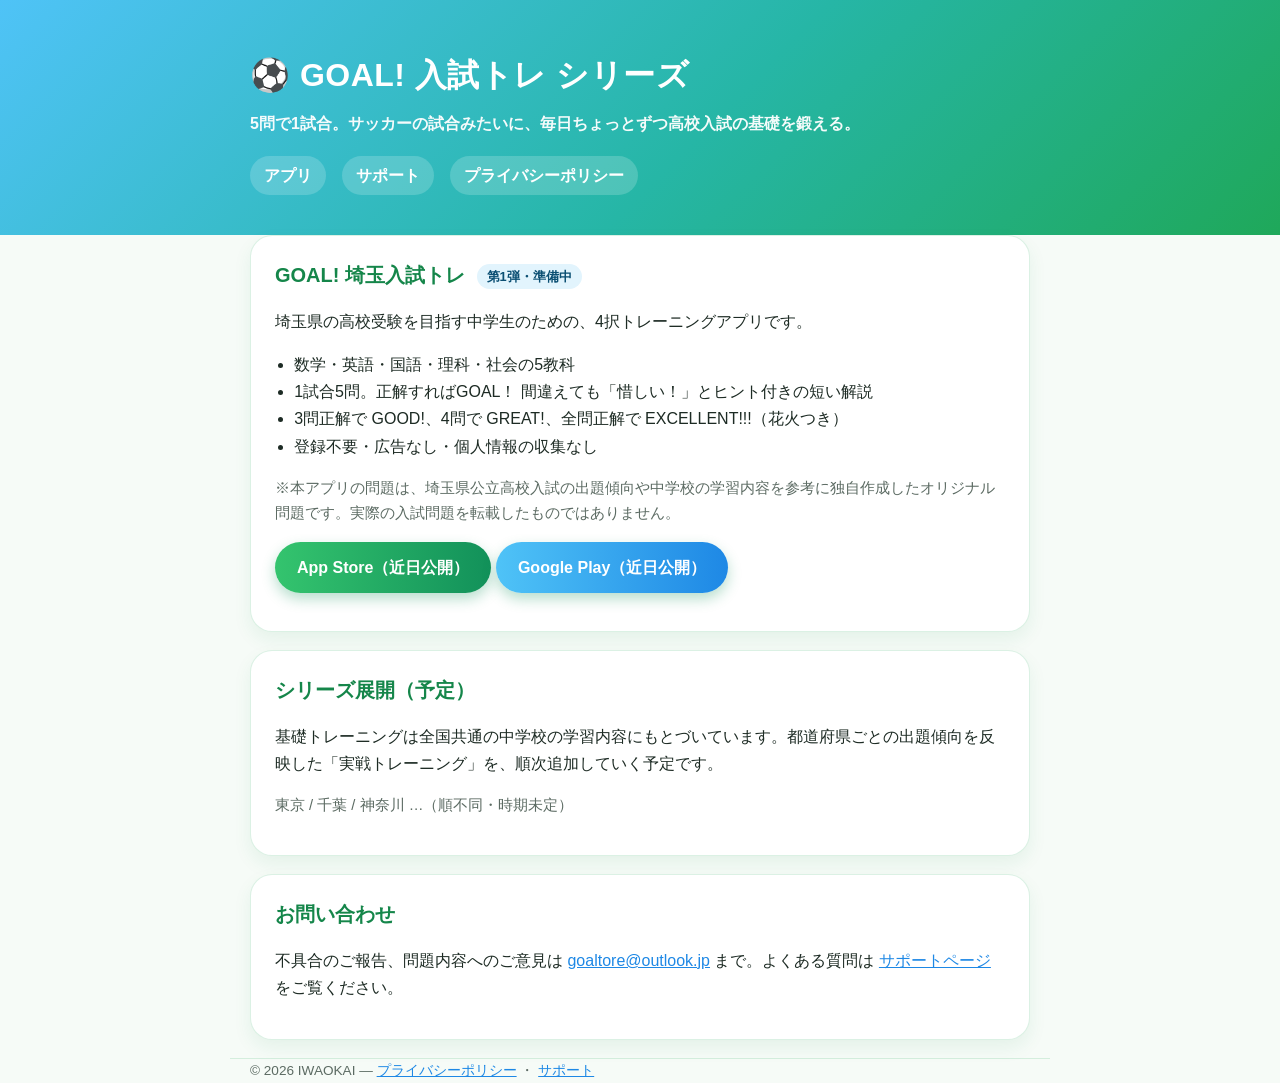
<file: index.html>
<!DOCTYPE html>
<html lang="ja">
<head>
<meta charset="utf-8">
<meta name="viewport" content="width=device-width, initial-scale=1">
<title>GOAL! 入試トレ シリーズ — 5問で1試合の高校入試トレーニング</title>
<meta name="description" content="5問を1試合として遊ぶ、サッカーゲーム感覚の高校入試4択トレーニングアプリ。第1弾は「GOAL! 埼玉入試トレ」。">
<link rel="stylesheet" href="style.css">
</head>
<body>
<header class="hero">
  <div class="wrap">
    <h1>⚽ GOAL! 入試トレ シリーズ</h1>
    <p>5問で1試合。サッカーの試合みたいに、毎日ちょっとずつ高校入試の基礎を鍛える。</p>
    <nav>
      <a href="#apps">アプリ</a>
      <a href="support.html">サポート</a>
      <a href="privacy.html">プライバシーポリシー</a>
    </nav>
  </div>
</header>

<main class="wrap">
  <section class="card" id="apps">
    <h2>GOAL! 埼玉入試トレ <span class="tag">第1弾・準備中</span></h2>
    <p>埼玉県の高校受験を目指す中学生のための、4択トレーニングアプリです。</p>
    <ul>
      <li>数学・英語・国語・理科・社会の5教科</li>
      <li>1試合5問。正解すればGOAL！ 間違えても「惜しい！」とヒント付きの短い解説</li>
      <li>3問正解で GOOD!、4問で GREAT!、全問正解で EXCELLENT!!!（花火つき）</li>
      <li>登録不要・広告なし・個人情報の収集なし</li>
    </ul>
    <p class="muted">※本アプリの問題は、埼玉県公立高校入試の出題傾向や中学校の学習内容を参考に独自作成したオリジナル問題です。実際の入試問題を転載したものではありません。</p>
    <p>
      <a class="btn" href="#" aria-disabled="true">App Store（近日公開）</a>
      <a class="btn sky" href="#" aria-disabled="true">Google Play（近日公開）</a>
    </p>
  </section>

  <section class="card">
    <h2>シリーズ展開（予定）</h2>
    <p>基礎トレーニングは全国共通の中学校の学習内容にもとづいています。都道府県ごとの出題傾向を反映した「実戦トレーニング」を、順次追加していく予定です。</p>
    <p class="muted">東京 / 千葉 / 神奈川 …（順不同・時期未定）</p>
  </section>

  <section class="card">
    <h2>お問い合わせ</h2>
    <p>不具合のご報告、問題内容へのご意見は <a href="mailto:goaltore@outlook.jp">goaltore@outlook.jp</a> まで。よくある質問は <a href="support.html">サポートページ</a> をご覧ください。</p>
  </section>
</main>

<footer class="wrap">
  © 2026 IWAOKAI — <a href="privacy.html">プライバシーポリシー</a> ・ <a href="support.html">サポート</a>
</footer>
</body>
</html>
</file>
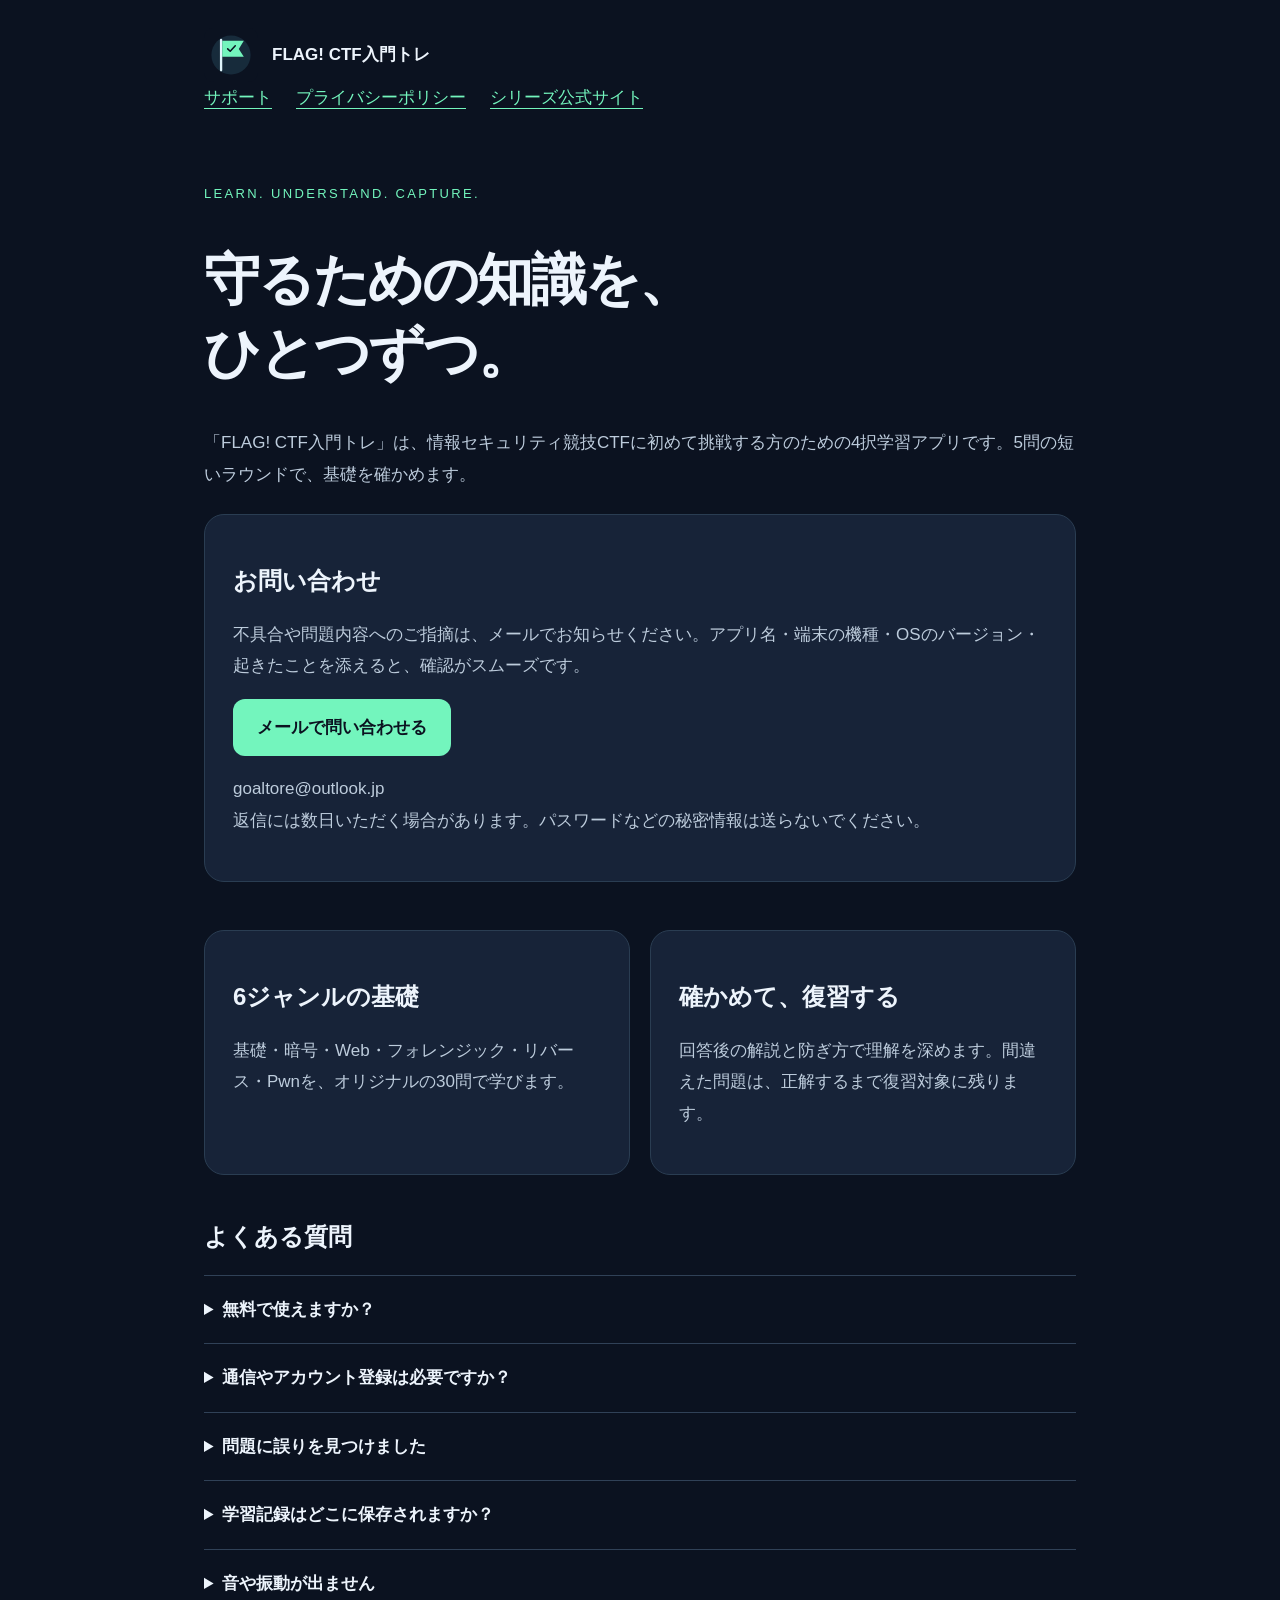
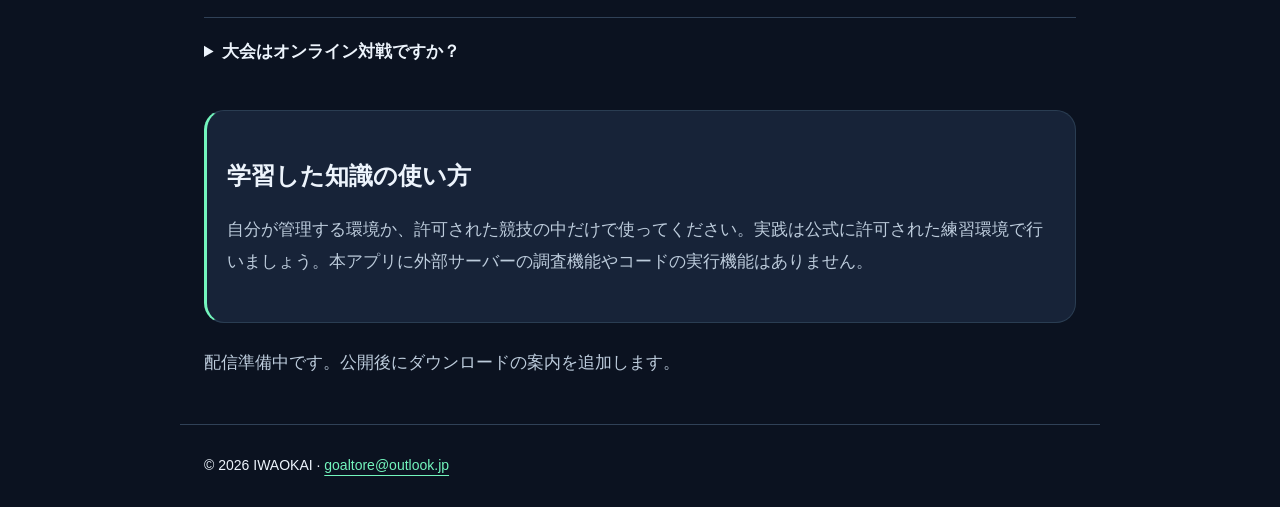
<file: ctf/index.html>
<!doctype html><html lang="ja"><head><meta charset="utf-8"><meta name="viewport" content="width=device-width,initial-scale=1"><meta name="description" content="FLAG! CTF入門トレの公式サポート。使い方、問い合わせ、プライバシーポリシーをご案内します。"><title>公式サポート | FLAG! CTF入門トレ</title><style>:root{color-scheme:dark;--bg:#0b1220;--card:#172338;--text:#edf4fc;--muted:#bdccdc;--accent:#73f5bd}*{box-sizing:border-box}body{margin:0;background:var(--bg);color:var(--text);font:17px/1.85 -apple-system,BlinkMacSystemFont,"Hiragino Sans",sans-serif}main,header,footer{max-width:920px;margin:auto;padding:28px 24px}nav{display:flex;gap:24px;flex-wrap:wrap}a{color:var(--accent);text-underline-offset:5px}h1{font-size:clamp(32px,6vw,56px);line-height:1.3;letter-spacing:-.04em}h2{font-size:24px;line-height:1.5}p{color:var(--muted)}.eyebrow{color:var(--accent);font-size:13px;letter-spacing:.18em}.card{background:var(--card);border:1px solid #2a3d52;border-radius:20px;padding:28px;margin:24px 0}.button{display:inline-block;background:var(--accent);color:var(--bg);border-radius:12px;padding:13px 24px;text-decoration:none;font-weight:700}.grid{display:grid;grid-template-columns:repeat(auto-fit,minmax(230px,1fr));gap:20px}details{border-top:1px solid #304157;padding:18px 0}summary{cursor:pointer;font-weight:600}footer{font-size:14px;border-top:1px solid #304157}.brand{display:flex;align-items:center;gap:14px;font-weight:700}.mark{width:54px;height:54px}.notice{border-left:3px solid var(--accent);padding-left:20px}a:focus-visible,summary:focus-visible{outline:3px solid var(--accent);outline-offset:6px}</style></head><body><header><div class="brand"><svg class="mark" viewBox="0 0 1024 1024" role="img" aria-label="旗のアイコン"><rect width="1024" height="1024" rx="180" fill="#0b1220"/><circle cx="512" cy="512" r="372" fill="#172b3b"/><path d="M324 802V228" stroke="#e0f5fc" stroke-width="44" stroke-linecap="round"/><path d="M346 244H755L660 397L755 546H346Z" fill="#73f5bd"/><path d="M449 395L497 442L593 337" fill="none" stroke="#0b1220" stroke-width="29" stroke-linecap="round" stroke-linejoin="round"/></svg><span>FLAG! CTF入門トレ</span></div><nav aria-label="サイト内メニュー"><a href="./">サポート</a><a href="privacy.html">プライバシーポリシー</a><a href="../">シリーズ公式サイト</a></nav></header><main><p class="eyebrow">LEARN. UNDERSTAND. CAPTURE.</p><h1>守るための知識を、<br>ひとつずつ。</h1><p>「FLAG! CTF入門トレ」は、情報セキュリティ競技CTFに初めて挑戦する方のための4択学習アプリです。5問の短いラウンドで、基礎を確かめます。</p><section class="card"><h2>お問い合わせ</h2><p>不具合や問題内容へのご指摘は、メールでお知らせください。アプリ名・端末の機種・OSのバージョン・起きたことを添えると、確認がスムーズです。</p><a class="button" href="mailto:goaltore@outlook.jp?subject=FLAG%21%20CTF%E5%85%A5%E9%96%80%E3%83%88%E3%83%AC%20%E3%81%8A%E5%95%8F%E3%81%84%E5%90%88%E3%82%8F%E3%81%9B">メールで問い合わせる</a><p>goaltore@outlook.jp<br>返信には数日いただく場合があります。パスワードなどの秘密情報は送らないでください。</p></section><div class="grid"><section class="card"><h2>6ジャンルの基礎</h2><p>基礎・暗号・Web・フォレンジック・リバース・Pwnを、オリジナルの30問で学びます。</p></section><section class="card"><h2>確かめて、復習する</h2><p>回答後の解説と防ぎ方で理解を深めます。間違えた問題は、正解するまで復習対象に残ります。</p></section></div><section><h2>よくある質問</h2><details><summary>無料で使えますか？</summary><p>現在の基礎30問はすべて無料です。アプリ内の購入機能や広告はありません。</p></details><details><summary>通信やアカウント登録は必要ですか？</summary><p>学習はオフラインで利用できます。アカウント登録は不要です。メールの送信や、このサポートページの閲覧には別途通信を使います。</p></details><details><summary>問題に誤りを見つけました</summary><p>解説欄の「報告用に問題IDをコピー」から問題IDをコピーし、気づいた点と一緒にメールでお知らせください。コピーだけでは送信されません。</p></details><details><summary>学習記録はどこに保存されますか？</summary><p>この端末内に保存されます。アプリを削除すると端末内の記録も削除されます。OSのバックアップ設定によっては復元される場合があります。</p></details><details><summary>音や振動が出ません</summary><p>アプリの設定で効果音・振動を確認してください。端末のマナーモードや触覚設定も影響します。</p></details><details><summary>大会はオンライン対戦ですか？</summary><p>大会モードはアプリ内で進む学習モードです。他の利用者とのオンライン対戦ではありません。</p></details></section><section class="card notice"><h2>学習した知識の使い方</h2><p>自分が管理する環境か、許可された競技の中だけで使ってください。実践は公式に許可された練習環境で行いましょう。本アプリに外部サーバーの調査機能やコードの実行機能はありません。</p></section><p>配信準備中です。公開後にダウンロードの案内を追加します。</p></main><footer>© 2026 IWAOKAI · <a href="mailto:goaltore@outlook.jp">goaltore@outlook.jp</a></footer></body></html>
</file>
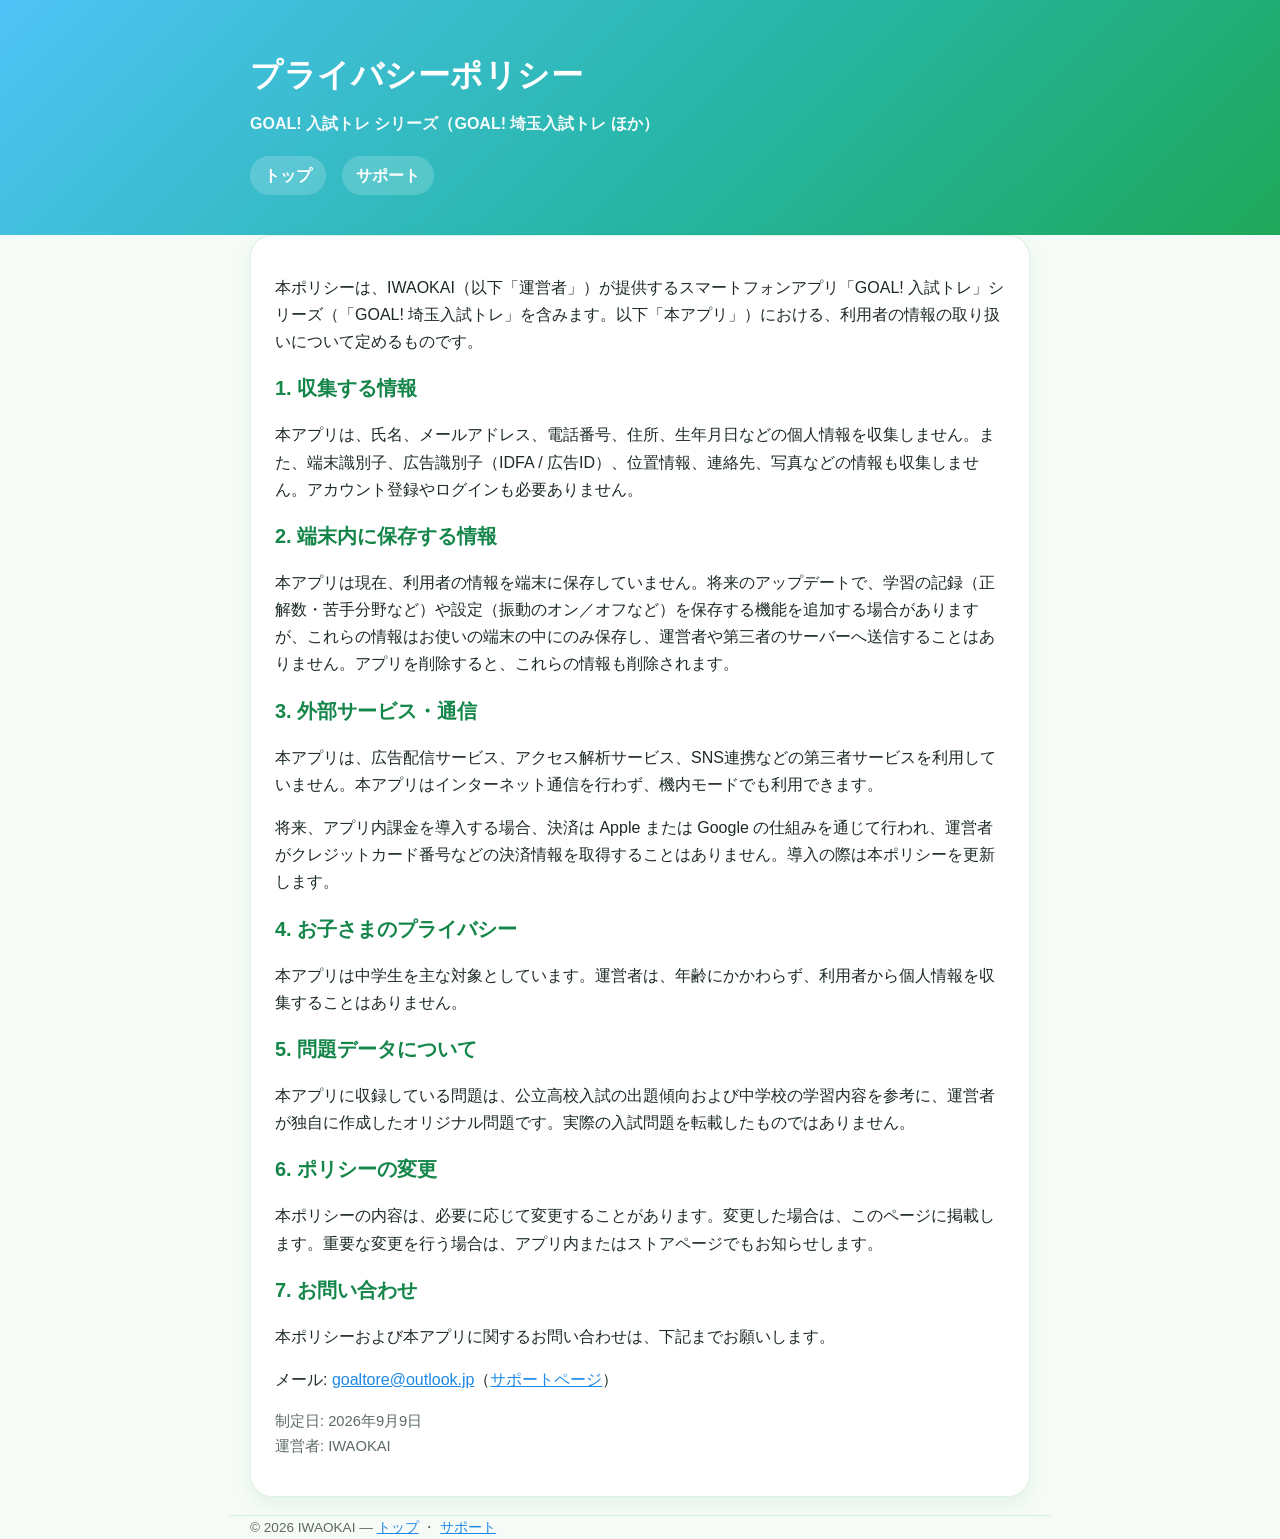
<file: privacy.html>
<!DOCTYPE html>
<html lang="ja">
<head>
<meta charset="utf-8">
<meta name="viewport" content="width=device-width, initial-scale=1">
<title>プライバシーポリシー — GOAL! 入試トレ シリーズ</title>
<link rel="stylesheet" href="style.css">
</head>
<body>
<header class="hero">
  <div class="wrap">
    <h1>プライバシーポリシー</h1>
    <p>GOAL! 入試トレ シリーズ（GOAL! 埼玉入試トレ ほか）</p>
    <nav>
      <a href="index.html">トップ</a>
      <a href="support.html">サポート</a>
    </nav>
  </div>
</header>

<main class="wrap">
  <section class="card">
    <p>本ポリシーは、IWAOKAI（以下「運営者」）が提供するスマートフォンアプリ「GOAL! 入試トレ」シリーズ（「GOAL! 埼玉入試トレ」を含みます。以下「本アプリ」）における、利用者の情報の取り扱いについて定めるものです。</p>

    <h2>1. 収集する情報</h2>
    <p>本アプリは、氏名、メールアドレス、電話番号、住所、生年月日などの個人情報を収集しません。また、端末識別子、広告識別子（IDFA / 広告ID）、位置情報、連絡先、写真などの情報も収集しません。アカウント登録やログインも必要ありません。</p>

    <h2>2. 端末内に保存する情報</h2>
    <p>本アプリは現在、利用者の情報を端末に保存していません。将来のアップデートで、学習の記録（正解数・苦手分野など）や設定（振動のオン／オフなど）を保存する機能を追加する場合がありますが、これらの情報はお使いの端末の中にのみ保存し、運営者や第三者のサーバーへ送信することはありません。アプリを削除すると、これらの情報も削除されます。</p>

    <h2>3. 外部サービス・通信</h2>
    <p>本アプリは、広告配信サービス、アクセス解析サービス、SNS連携などの第三者サービスを利用していません。本アプリはインターネット通信を行わず、機内モードでも利用できます。</p>
    <p>将来、アプリ内課金を導入する場合、決済は Apple または Google の仕組みを通じて行われ、運営者がクレジットカード番号などの決済情報を取得することはありません。導入の際は本ポリシーを更新します。</p>

    <h2>4. お子さまのプライバシー</h2>
    <p>本アプリは中学生を主な対象としています。運営者は、年齢にかかわらず、利用者から個人情報を収集することはありません。</p>

    <h2>5. 問題データについて</h2>
    <p>本アプリに収録している問題は、公立高校入試の出題傾向および中学校の学習内容を参考に、運営者が独自に作成したオリジナル問題です。実際の入試問題を転載したものではありません。</p>

    <h2>6. ポリシーの変更</h2>
    <p>本ポリシーの内容は、必要に応じて変更することがあります。変更した場合は、このページに掲載します。重要な変更を行う場合は、アプリ内またはストアページでもお知らせします。</p>

    <h2>7. お問い合わせ</h2>
    <p>本ポリシーおよび本アプリに関するお問い合わせは、下記までお願いします。</p>
    <p>メール: <a href="mailto:goaltore@outlook.jp">goaltore@outlook.jp</a>（<a href="support.html">サポートページ</a>）</p>

    <p class="muted">制定日: 2026年9月9日<br>運営者: IWAOKAI</p>
  </section>
</main>

<footer class="wrap">
  © 2026 IWAOKAI — <a href="index.html">トップ</a> ・ <a href="support.html">サポート</a>
</footer>
</body>
</html>
</file>
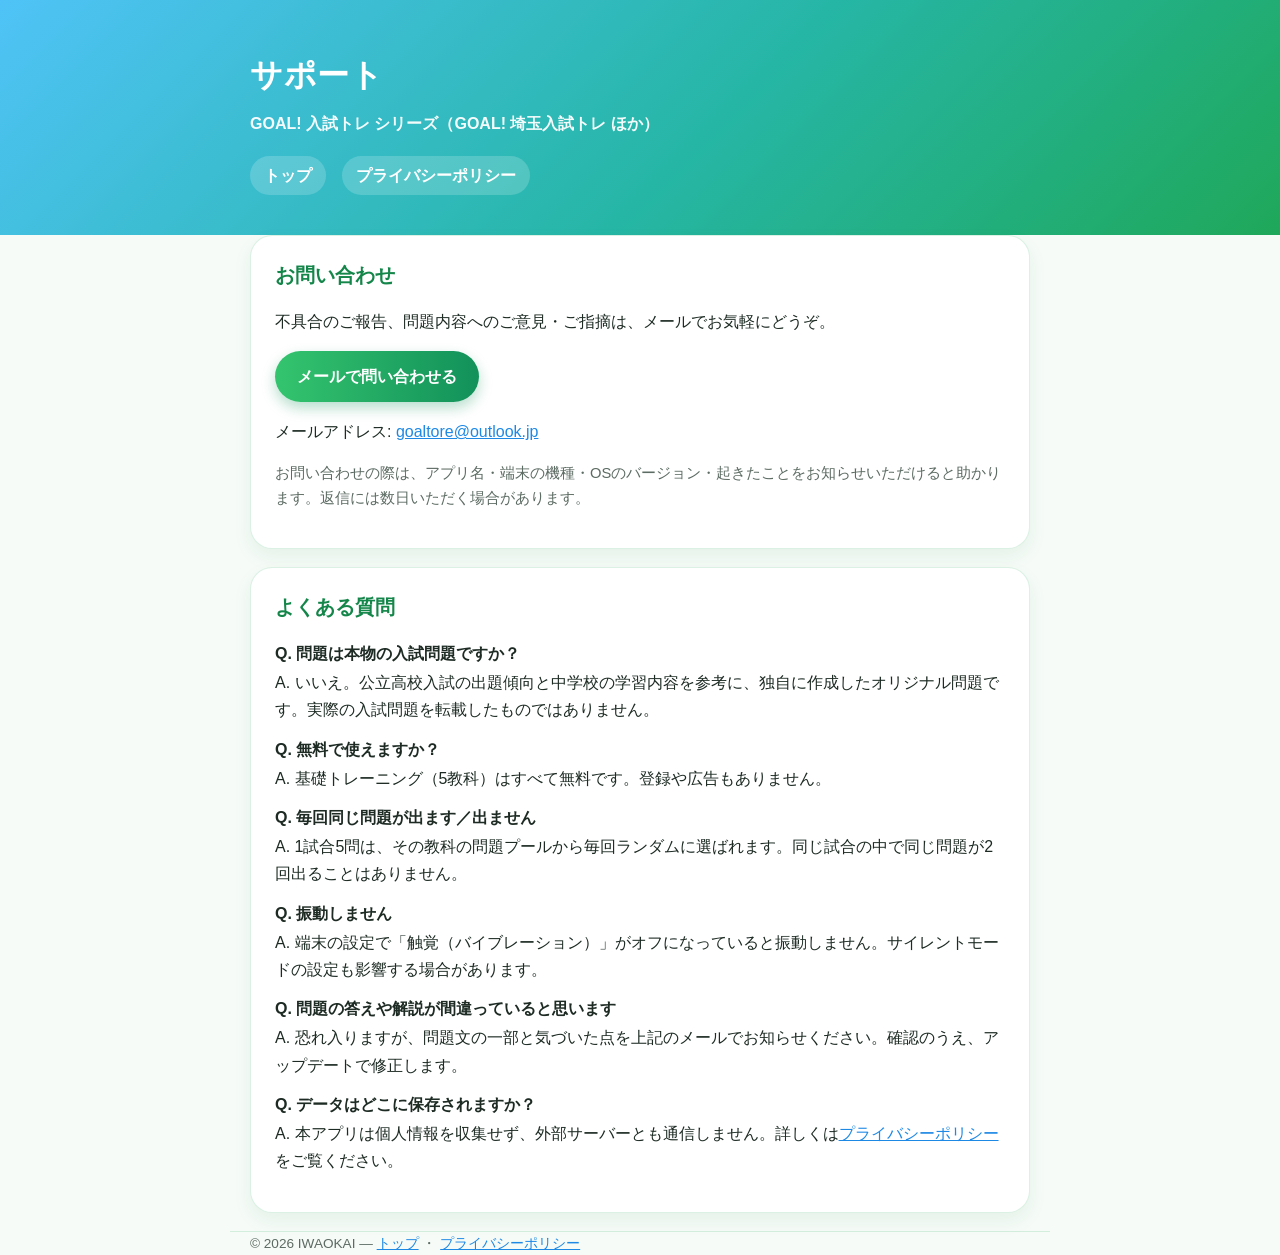
<file: support.html>
<!DOCTYPE html>
<html lang="ja">
<head>
<meta charset="utf-8">
<meta name="viewport" content="width=device-width, initial-scale=1">
<title>サポート — GOAL! 入試トレ シリーズ</title>
<link rel="stylesheet" href="style.css">
</head>
<body>
<header class="hero">
  <div class="wrap">
    <h1>サポート</h1>
    <p>GOAL! 入試トレ シリーズ（GOAL! 埼玉入試トレ ほか）</p>
    <nav>
      <a href="index.html">トップ</a>
      <a href="privacy.html">プライバシーポリシー</a>
    </nav>
  </div>
</header>

<main class="wrap">
  <section class="card" id="contact">
    <h2>お問い合わせ</h2>
    <p>不具合のご報告、問題内容へのご意見・ご指摘は、メールでお気軽にどうぞ。</p>
    <p><a class="btn" href="mailto:goaltore@outlook.jp?subject=%5BGOAL!%E5%85%A5%E8%A9%A6%E3%83%88%E3%83%AC%5D%20%E3%81%8A%E5%95%8F%E3%81%84%E5%90%88%E3%82%8F%E3%81%9B">メールで問い合わせる</a></p>
    <p>メールアドレス: <a href="mailto:goaltore@outlook.jp">goaltore@outlook.jp</a></p>
    <p class="muted">お問い合わせの際は、アプリ名・端末の機種・OSのバージョン・起きたことをお知らせいただけると助かります。返信には数日いただく場合があります。</p>
  </section>

  <section class="card">
    <h2>よくある質問</h2>
    <dl>
      <dt>Q. 問題は本物の入試問題ですか？</dt>
      <dd>A. いいえ。公立高校入試の出題傾向と中学校の学習内容を参考に、独自に作成したオリジナル問題です。実際の入試問題を転載したものではありません。</dd>

      <dt>Q. 無料で使えますか？</dt>
      <dd>A. 基礎トレーニング（5教科）はすべて無料です。登録や広告もありません。</dd>

      <dt>Q. 毎回同じ問題が出ます／出ません</dt>
      <dd>A. 1試合5問は、その教科の問題プールから毎回ランダムに選ばれます。同じ試合の中で同じ問題が2回出ることはありません。</dd>

      <dt>Q. 振動しません</dt>
      <dd>A. 端末の設定で「触覚（バイブレーション）」がオフになっていると振動しません。サイレントモードの設定も影響する場合があります。</dd>

      <dt>Q. 問題の答えや解説が間違っていると思います</dt>
      <dd>A. 恐れ入りますが、問題文の一部と気づいた点を上記のメールでお知らせください。確認のうえ、アップデートで修正します。</dd>

      <dt>Q. データはどこに保存されますか？</dt>
      <dd>A. 本アプリは個人情報を収集せず、外部サーバーとも通信しません。詳しくは<a href="privacy.html">プライバシーポリシー</a>をご覧ください。</dd>
    </dl>
  </section>
</main>

<footer class="wrap">
  © 2026 IWAOKAI — <a href="index.html">トップ</a> ・ <a href="privacy.html">プライバシーポリシー</a>
</footer>
</body>
</html>
</file>
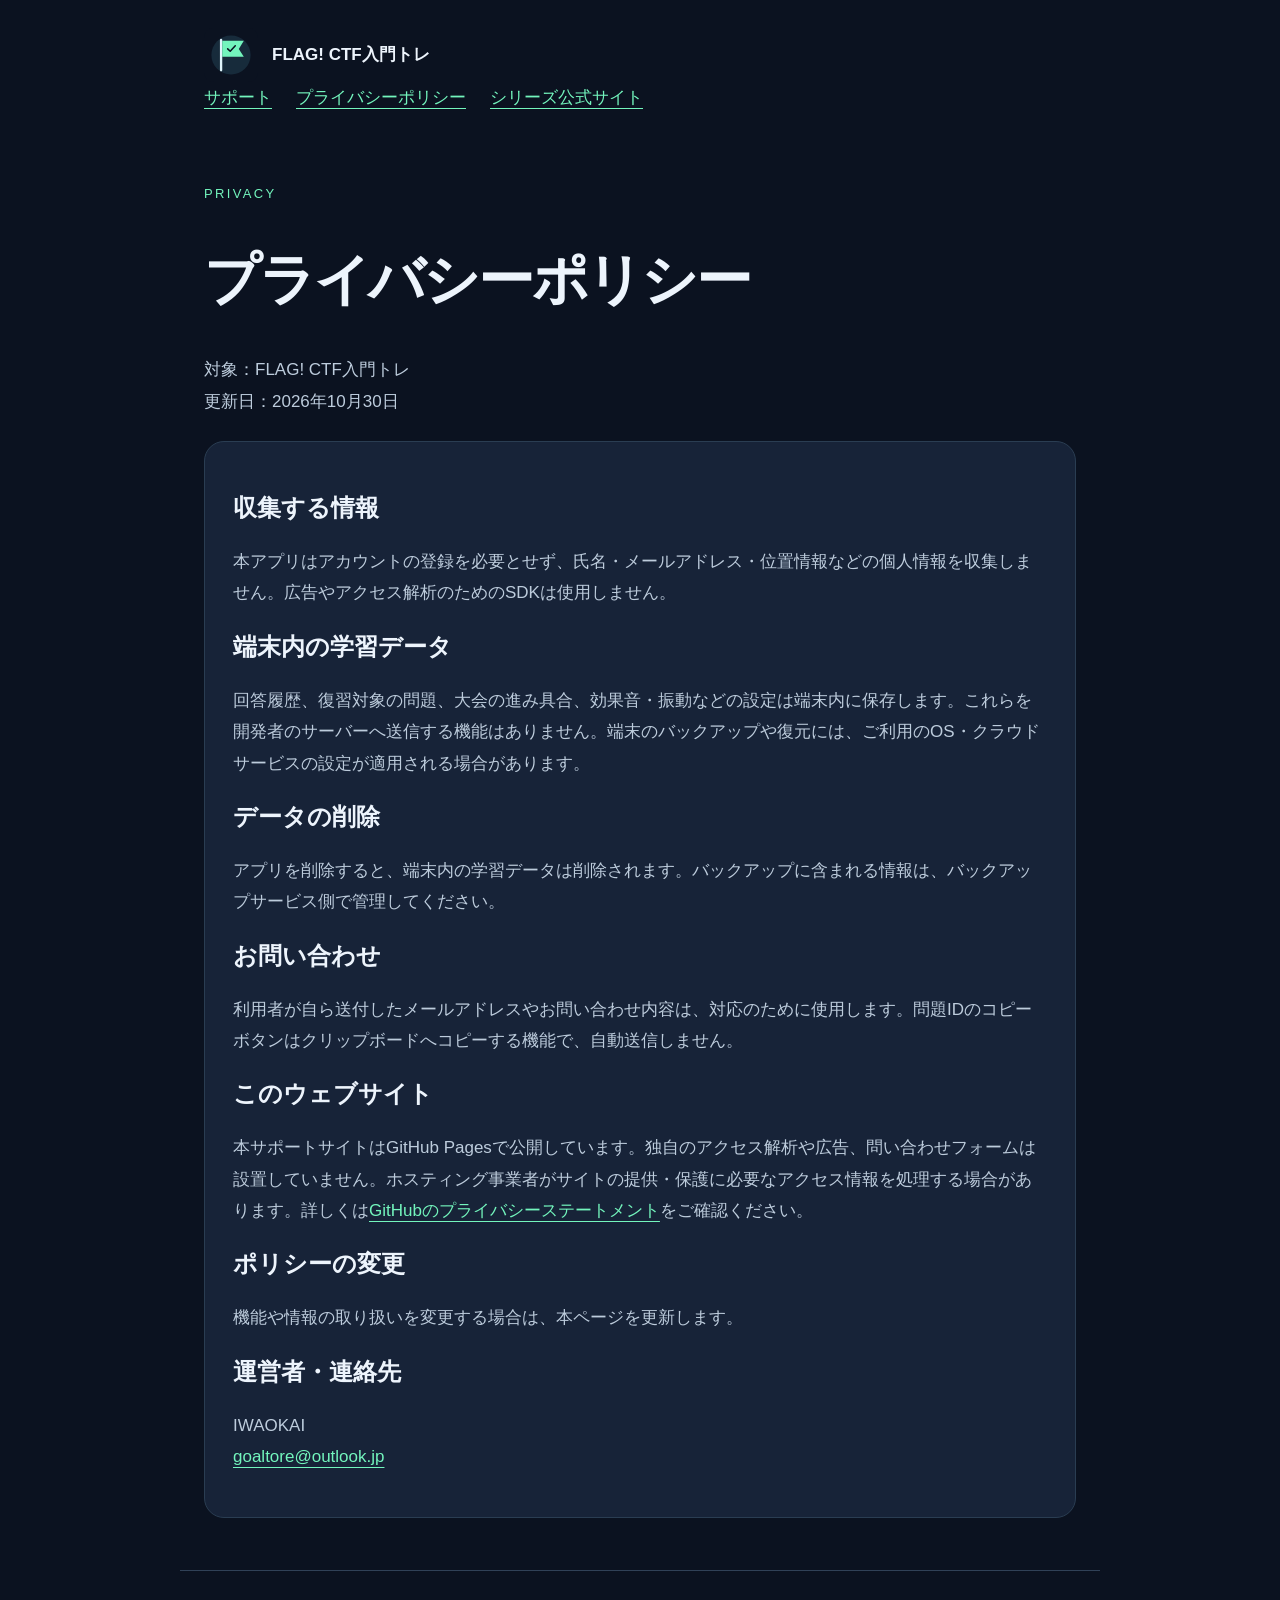
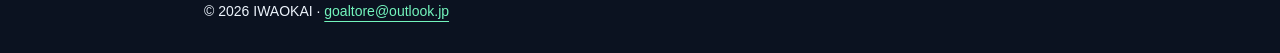
<file: ctf/privacy.html>
<!doctype html><html lang="ja"><head><meta charset="utf-8"><meta name="viewport" content="width=device-width,initial-scale=1"><meta name="description" content="FLAG! CTF入門トレの公式サポート。使い方、問い合わせ、プライバシーポリシーをご案内します。"><title>プライバシーポリシー | FLAG! CTF入門トレ</title><style>:root{color-scheme:dark;--bg:#0b1220;--card:#172338;--text:#edf4fc;--muted:#bdccdc;--accent:#73f5bd}*{box-sizing:border-box}body{margin:0;background:var(--bg);color:var(--text);font:17px/1.85 -apple-system,BlinkMacSystemFont,"Hiragino Sans",sans-serif}main,header,footer{max-width:920px;margin:auto;padding:28px 24px}nav{display:flex;gap:24px;flex-wrap:wrap}a{color:var(--accent);text-underline-offset:5px}h1{font-size:clamp(32px,6vw,56px);line-height:1.3;letter-spacing:-.04em}h2{font-size:24px;line-height:1.5}p{color:var(--muted)}.eyebrow{color:var(--accent);font-size:13px;letter-spacing:.18em}.card{background:var(--card);border:1px solid #2a3d52;border-radius:20px;padding:28px;margin:24px 0}.button{display:inline-block;background:var(--accent);color:var(--bg);border-radius:12px;padding:13px 24px;text-decoration:none;font-weight:700}.grid{display:grid;grid-template-columns:repeat(auto-fit,minmax(230px,1fr));gap:20px}details{border-top:1px solid #304157;padding:18px 0}summary{cursor:pointer;font-weight:600}footer{font-size:14px;border-top:1px solid #304157}.brand{display:flex;align-items:center;gap:14px;font-weight:700}.mark{width:54px;height:54px}.notice{border-left:3px solid var(--accent);padding-left:20px}a:focus-visible,summary:focus-visible{outline:3px solid var(--accent);outline-offset:6px}</style></head><body><header><div class="brand"><svg class="mark" viewBox="0 0 1024 1024" role="img" aria-label="旗のアイコン"><rect width="1024" height="1024" rx="180" fill="#0b1220"/><circle cx="512" cy="512" r="372" fill="#172b3b"/><path d="M324 802V228" stroke="#e0f5fc" stroke-width="44" stroke-linecap="round"/><path d="M346 244H755L660 397L755 546H346Z" fill="#73f5bd"/><path d="M449 395L497 442L593 337" fill="none" stroke="#0b1220" stroke-width="29" stroke-linecap="round" stroke-linejoin="round"/></svg><span>FLAG! CTF入門トレ</span></div><nav aria-label="サイト内メニュー"><a href="./">サポート</a><a href="privacy.html">プライバシーポリシー</a><a href="../">シリーズ公式サイト</a></nav></header><main><p class="eyebrow">PRIVACY</p><h1>プライバシーポリシー</h1><p>対象：FLAG! CTF入門トレ<br>更新日：2026年10月30日</p><section class="card"><h2>収集する情報</h2><p>本アプリはアカウントの登録を必要とせず、氏名・メールアドレス・位置情報などの個人情報を収集しません。広告やアクセス解析のためのSDKは使用しません。</p><h2>端末内の学習データ</h2><p>回答履歴、復習対象の問題、大会の進み具合、効果音・振動などの設定は端末内に保存します。これらを開発者のサーバーへ送信する機能はありません。端末のバックアップや復元には、ご利用のOS・クラウドサービスの設定が適用される場合があります。</p><h2>データの削除</h2><p>アプリを削除すると、端末内の学習データは削除されます。バックアップに含まれる情報は、バックアップサービス側で管理してください。</p><h2>お問い合わせ</h2><p>利用者が自ら送付したメールアドレスやお問い合わせ内容は、対応のために使用します。問題IDのコピーボタンはクリップボードへコピーする機能で、自動送信しません。</p><h2>このウェブサイト</h2><p>本サポートサイトはGitHub Pagesで公開しています。独自のアクセス解析や広告、問い合わせフォームは設置していません。ホスティング事業者がサイトの提供・保護に必要なアクセス情報を処理する場合があります。詳しくは<a href="https://docs.github.com/en/site-policy/privacy-policies/github-general-privacy-statement">GitHubのプライバシーステートメント</a>をご確認ください。</p><h2>ポリシーの変更</h2><p>機能や情報の取り扱いを変更する場合は、本ページを更新します。</p><h2>運営者・連絡先</h2><p>IWAOKAI<br><a href="mailto:goaltore@outlook.jp">goaltore@outlook.jp</a></p></section></main><footer>© 2026 IWAOKAI · <a href="mailto:goaltore@outlook.jp">goaltore@outlook.jp</a></footer></body></html>
</file>
<file: style.css>
:root{--grass:#1FA85A;--grass-deep:#15864A;--sky:#3BB4F0;--sky-deep:#1E88E5;--sun:#FFD84D;--ink:#1D2B24;--ink-soft:#5C6B63;--bg:#F6FBF7;--card:#fff}
*{box-sizing:border-box}
body{margin:0;font-family:-apple-system,BlinkMacSystemFont,"Hiragino Sans","Hiragino Kaku Gothic ProN","Noto Sans JP",sans-serif;color:var(--ink);background:var(--bg);line-height:1.7}
a{color:var(--sky-deep)}
.wrap{max-width:820px;margin:0 auto;padding:0 20px}
header.hero{background:linear-gradient(135deg,#4FC3F7 0%,#26B6A6 55%,#1FA85A 100%);color:#fff;padding:48px 0 40px}
header.hero h1{margin:0 0 8px;font-size:2rem;font-weight:900;letter-spacing:.5px}
header.hero p{margin:0;font-weight:600;opacity:.95}
nav{display:flex;gap:16px;flex-wrap:wrap;margin-top:18px}
nav a{color:#fff;text-decoration:none;font-weight:700;background:rgba(255,255,255,.18);padding:6px 14px;border-radius:999px}
main{padding:32px 0 56px}
.card{background:var(--card);border:1px solid rgba(31,168,90,.16);border-radius:22px;padding:22px 24px;margin:0 0 18px;box-shadow:0 8px 18px rgba(21,134,74,.08)}
h2{font-size:1.25rem;margin:0 0 10px;font-weight:900;color:var(--grass-deep)}
h3{font-size:1.05rem;margin:18px 0 6px;font-weight:800}
.tag{display:inline-block;background:#E2F4FD;color:#0B4F73;font-weight:700;font-size:.8rem;padding:2px 10px;border-radius:999px;margin-left:6px;vertical-align:middle}
.btn{display:inline-block;background:linear-gradient(90deg,#34C46E,#12915A);color:#fff;font-weight:900;text-decoration:none;padding:12px 22px;border-radius:999px;box-shadow:0 6px 14px rgba(18,145,90,.3)}
.btn.sky{background:linear-gradient(90deg,#4FC3F7,#1E88E5)}
.muted{color:var(--ink-soft);font-size:.92rem}
footer{border-top:1px solid rgba(31,168,90,.16);padding:20px 0 40px;color:var(--ink-soft);font-size:.85rem}
ul{padding-left:1.2em}
dl dt{font-weight:800;margin-top:12px}
dl dd{margin:2px 0 0 0}
</file>
